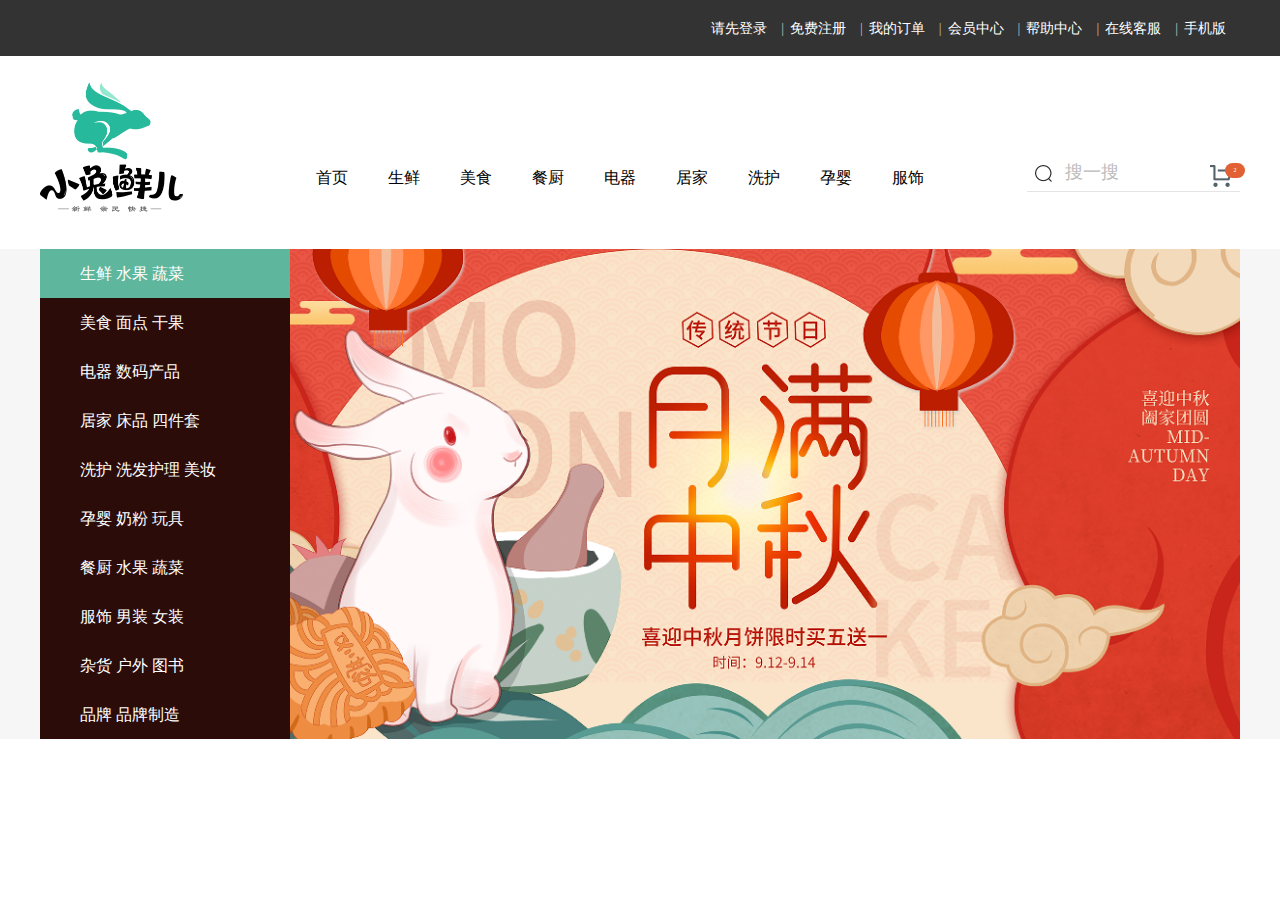
<file: index.html>
<!DOCTYPE html>
<html lang="en">
  <head>
    <meta charset="UTF-8" />
    <meta http-equiv="X-UA-Compatible" content="IE=edge" />
    <meta name="viewport" content="width=device-width, initial-scale=1.0" />
    <title>Document</title>
    <link rel="stylesheet" href="./css/index.css" />
  </head>
  <body>
    <div>
      <!-- 顶部导航开始 -->
      <div class="topbar">
        <ul class="w">
          <li><a class="haha" href="#">手机版</a></li>
          <li><a href="#">在线客服</a></li>
          <li><a href="#">帮助中心</a></li>
          <li><a href="#">会员中心</a></li>
          <li><a href="#">我的订单</a></li>
          <li><a href="#">免费注册</a></li>
          <li><a href="#">请先登录</a></li>
        </ul>
      </div>
      <!-- 顶部导航结束 -->
      <!-- 头部开始 -->
      <div class="head w">
        <img src="./img/logo.png" alt="" />
        <ul>
          <li><a href="#">首页</a></li>
          <li><a href="#">生鲜</a></li>
          <li><a href="#">美食</a></li>
          <li><a href="#">餐厨</a></li>
          <li><a href="#">电器</a></li>
          <li><a href="#">居家</a></li>
          <li><a href="#">洗护</a></li>
          <li><a href="#">孕婴</a></li>
          <li><a href="#">服饰</a></li>
        </ul>
        <div class="search">
          <input type="text" value="搜一搜" />
          <i>2</i>
        </div>
      </div>
      <!-- 头部结束 -->
      <!-- banner开始 -->
      <div id="banner">
        <div class="banner w">
          <img src="./img//banner_1.png" alt="" />
          <ul>
            <li><a class="active" href="#">生鲜&nbsp;水果&nbsp;蔬菜</a></li>
            <li><a href="#">美食&nbsp;面点&nbsp;干果</a></li>
            <li><a href="#">电器&nbsp;数码产品</a></li>
            <li><a href="#">居家&nbsp;床品&nbsp;四件套</a></li>
            <li><a href="#">洗护&nbsp;洗发护理&nbsp;美妆</a></li>
            <li><a href="#">孕婴&nbsp;奶粉&nbsp;玩具</a></li>
            <li><a href="#">餐厨&nbsp;水果&nbsp;蔬菜</a></li>
            <li><a href="#">服饰&nbsp;男装&nbsp;女装</a></li>
            <li><a href="#">杂货&nbsp;户外&nbsp;图书</a></li>
            <li><a href="#">品牌&nbsp;品牌制造</a></li>
          </ul>
        </div>
      </div>
      <!-- banner结束 -->
    </div>
  </body>
</html>
</file>
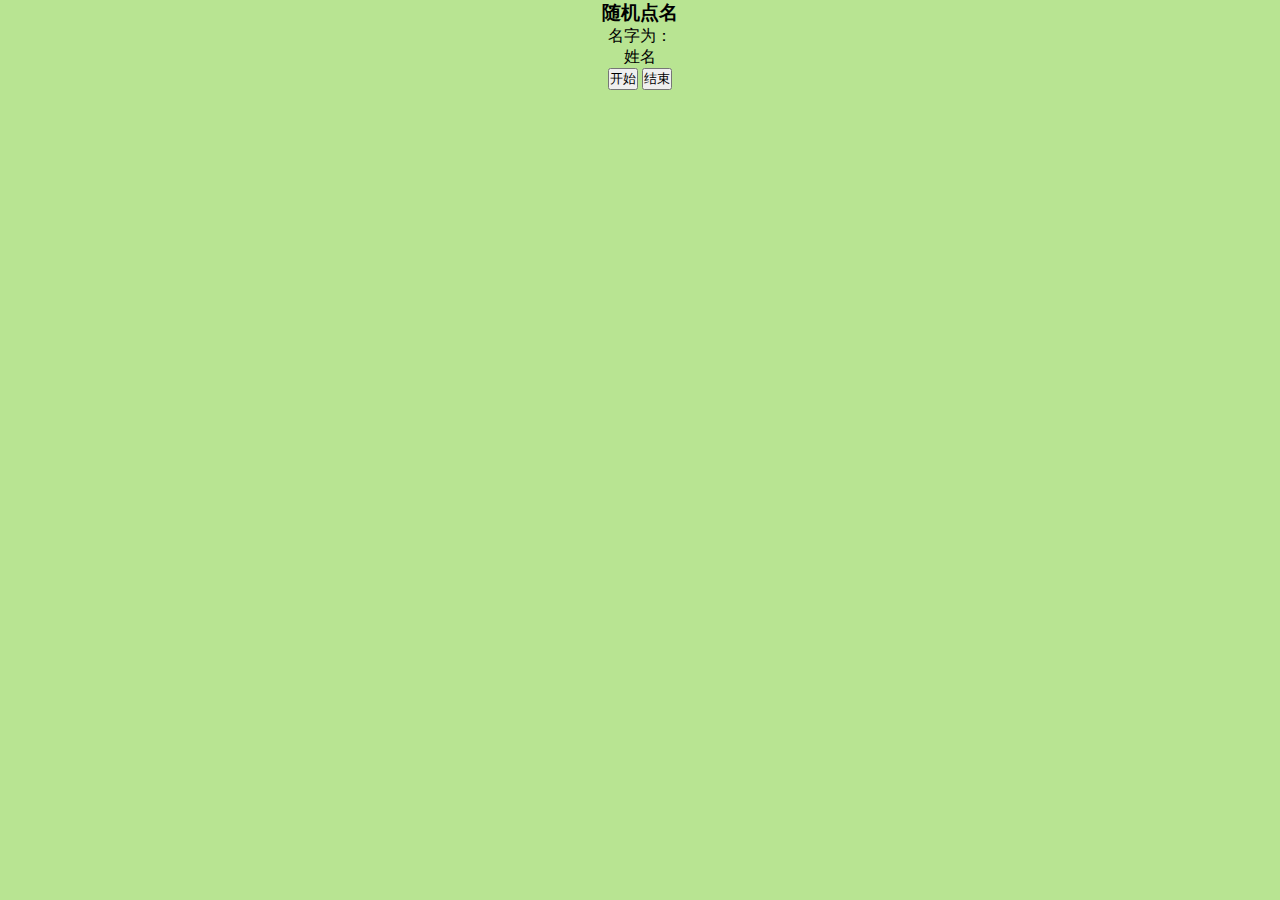
<file: 01_随机点名.html>
<!DOCTYPE html>
<html lang="en">
  <head>
    <meta charset="UTF-8" />
    <meta http-equiv="X-UA-Compatible" content="IE=edge" />
    <meta name="viewport" content="width=device-width, initial-scale=1.0" />
    <title>Document</title>
  </head>
  <style>
    * {
      margin: 0;
      padding: 0;
    }
    body {
      background-color: rgb(184, 228, 146);
      text-align: center;
    }
  </style>
  <body>
    <div class="box">
      <h3>随机点名</h3>
      <span>名字为：</span>
      <div class="qs">姓名</div>
    </div>
    <div class="btns">
      <button class="start">开始</button>
      <button class="end">结束</button>
    </div>
    <script>
      let arr = [1, 3, 4, 5, 6, 7];
      function getRandom(min, max) {
        return Math.floor(Math.random() * (max - min + 1)) + min;
      }
      let star = document.querySelector(".start");
      let end = document.querySelector(".end");
      let qs = document.querySelector(".qs");
      let timer = 0;
      let random = 0;
      star.addEventListener("click", function () {
        timer = setInterval(function () {
          random = getRandom(0, arr.length - 1);
          qs.innerHTML = arr[random];
        }, 25);
        if (arr.length === 1) {
          //   star.disabled = end.disabled = true;
        }
      });

      end.addEventListener("click", function () {
        clearInterval(timer);
      });
    </script>
  </body>
</html>
</file>
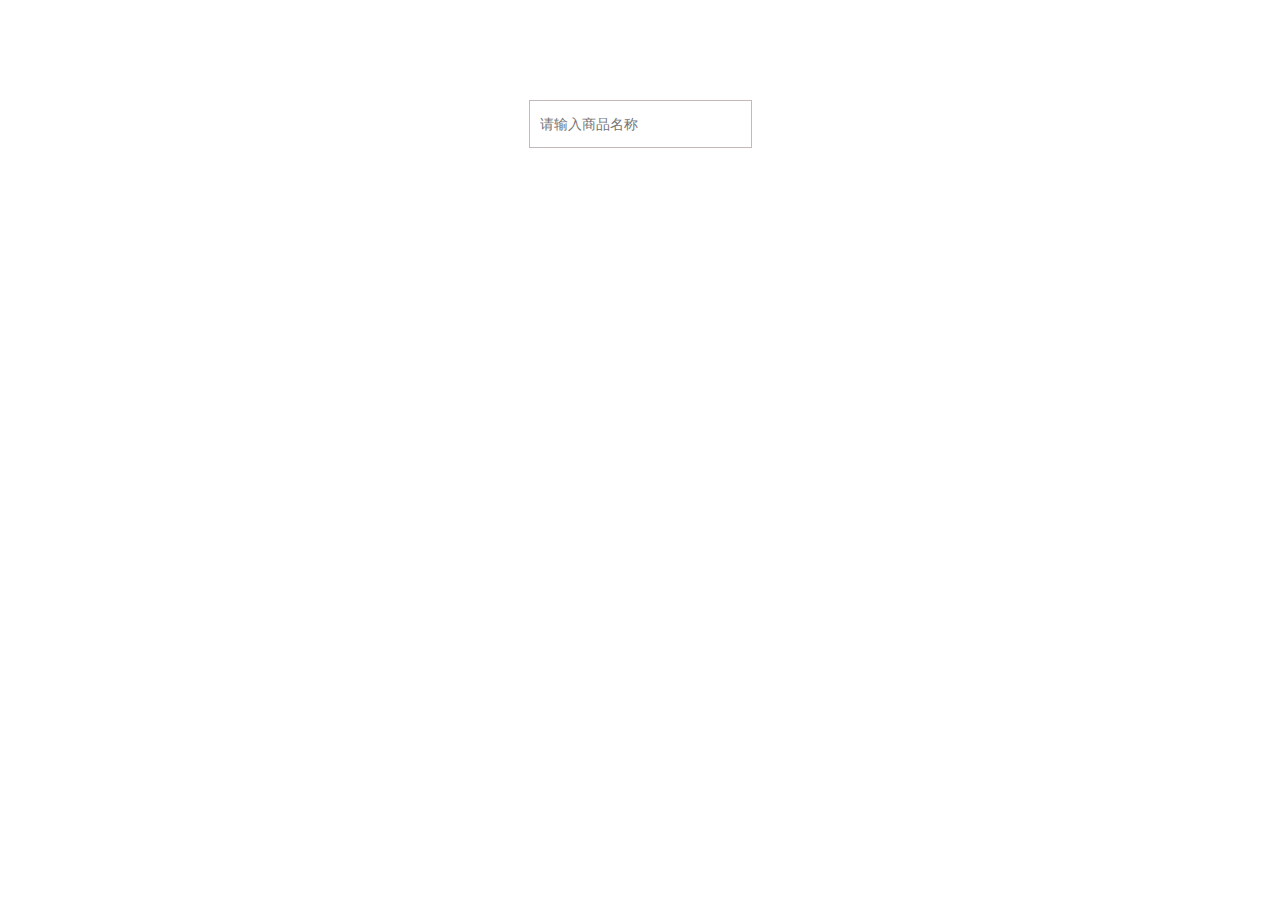
<file: 02_小米菜单栏.html>
<!DOCTYPE html>
<html lang="en">
  <head>
    <meta charset="UTF-8" />
    <meta http-equiv="X-UA-Compatible" content="IE=edge" />
    <meta name="viewport" content="width=device-width, initial-scale=1.0" />
    <title>Document</title>
  </head>
  <style>
    * {
      margin: 0;
      padding: 0;
      box-sizing: border-box;
    }
    ul {
      list-style: none;
    }
    .nav {
      position: relative;
      width: 223px;
      margin: 100px auto;
    }
    .nav input {
      width: 223px;
      height: 48px;
      padding: 0 10px;
      font-size: 14px;
      line-height: 48px;
      border: 1px solid rgb(197, 184, 184);
      outline: none;
      transition: all 5s;
    }
    body {
      text-align: center;
    }
    .ullist {
      display: none;
      position: absolute;
      left: 0;
      top: 48px;
      width: 223px;
      border: 1px solid #e7dfdb;
      border-top: 0;
      background-color: rgb(250, 244, 244);
      text-align: left;
      padding: 6px 15px;
    }
    .ullist li a {
      text-decoration: none;
      color: rgb(169, 156, 156);
    }
  </style>
  <body>
    <div class="nav">
      <input type="search" placeholder="请输入商品名称" />
      <ul class="ullist">
        <li><a href="#">全部商品</a></li>
        <li><a href="#">小米11</a></li>
        <li><a href="#">小米10S</a></li>
        <li><a href="#">小米笔记本</a></li>
        <li><a href="#">小米手机</a></li>
        <li><a href="#">黑鲨4</a></li>
        <li><a href="#">空调</a></li>
      </ul>
    </div>
    <script>
      let search = document.querySelector("input");
      let ullist = document.querySelector(".ullist");
      search.addEventListener("focus", function () {
        ullist.style.display = "block";
        this.classList.add("search");
      });
      search.addEventListener("blur", function () {
        ullist.style.display = "none";
      });
    </script>
  </body>
</html>
</file>
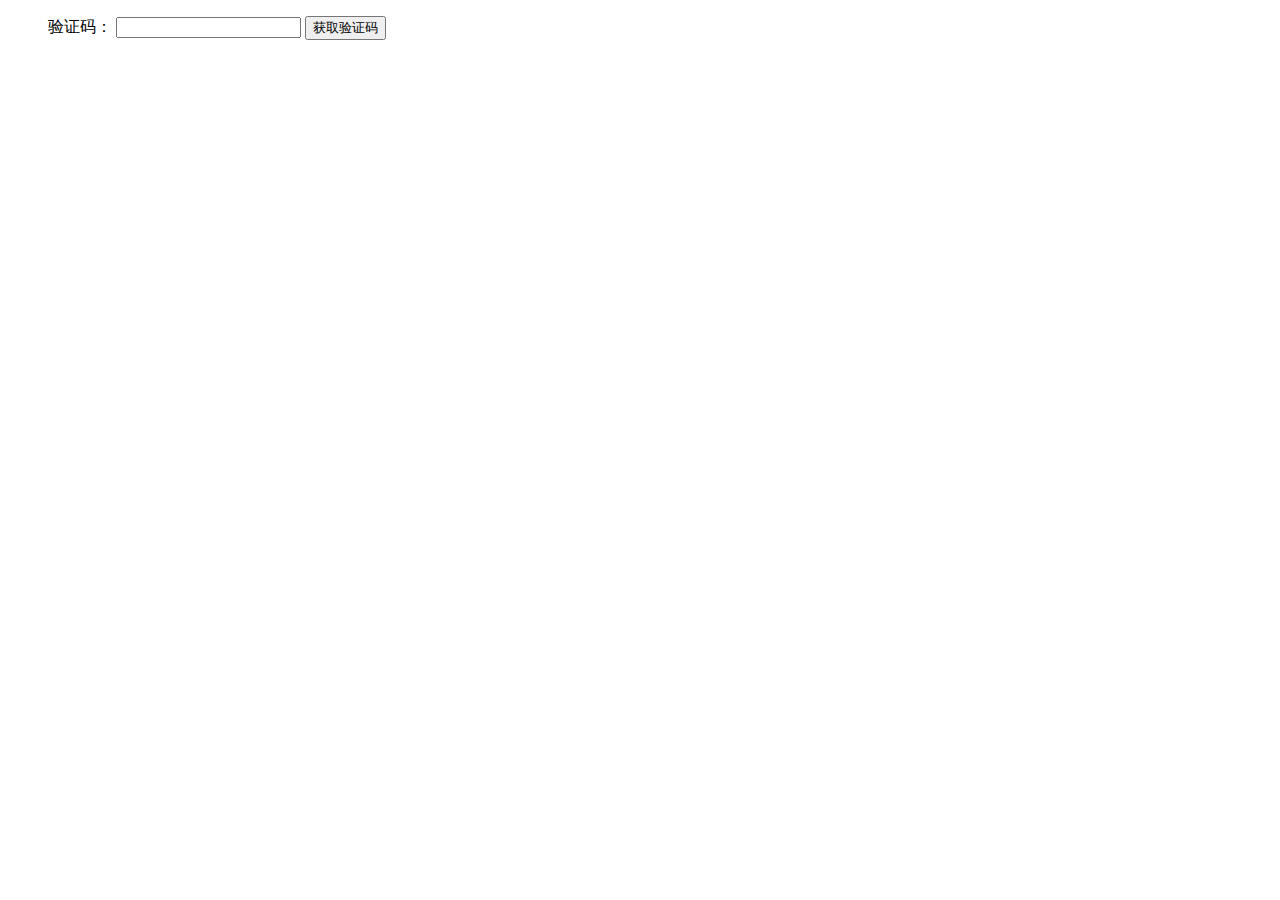
<file: 03_验证码倒计时.html>
<!DOCTYPE html>
<html lang="en">
  <head>
    <meta charset="UTF-8" />
    <meta http-equiv="X-UA-Compatible" content="IE=edge" />
    <meta name="viewport" content="width=device-width, initial-scale=1.0" />
    <title>Document</title>
  </head>
  <style>
    ul {
      list-style: none;
    }
  </style>
  <body>
    <ul>
      <li>
        验证码：
        <input type="text" name="" id="" />
        <button id="btn">获取验证码</button>
      </li>
    </ul>
    <script>
      let btn = document.getElementById("btn");
      btn.addEventListener("click", function () {
        this.disabled = true;
        let i = 6;
        btn.innerHTML = `${i}秒之后重新获得`;
        let timer = setInterval(function () {
          i--;
          btn.innerHTML = `${i}秒之后重新获得`;
          if (i < 0) {
            btn.innerHTML = "获取验证码";
            btn.disabled = false;
          }
        }, 1000);
      });
    </script>
  </body>
</html>
</file>
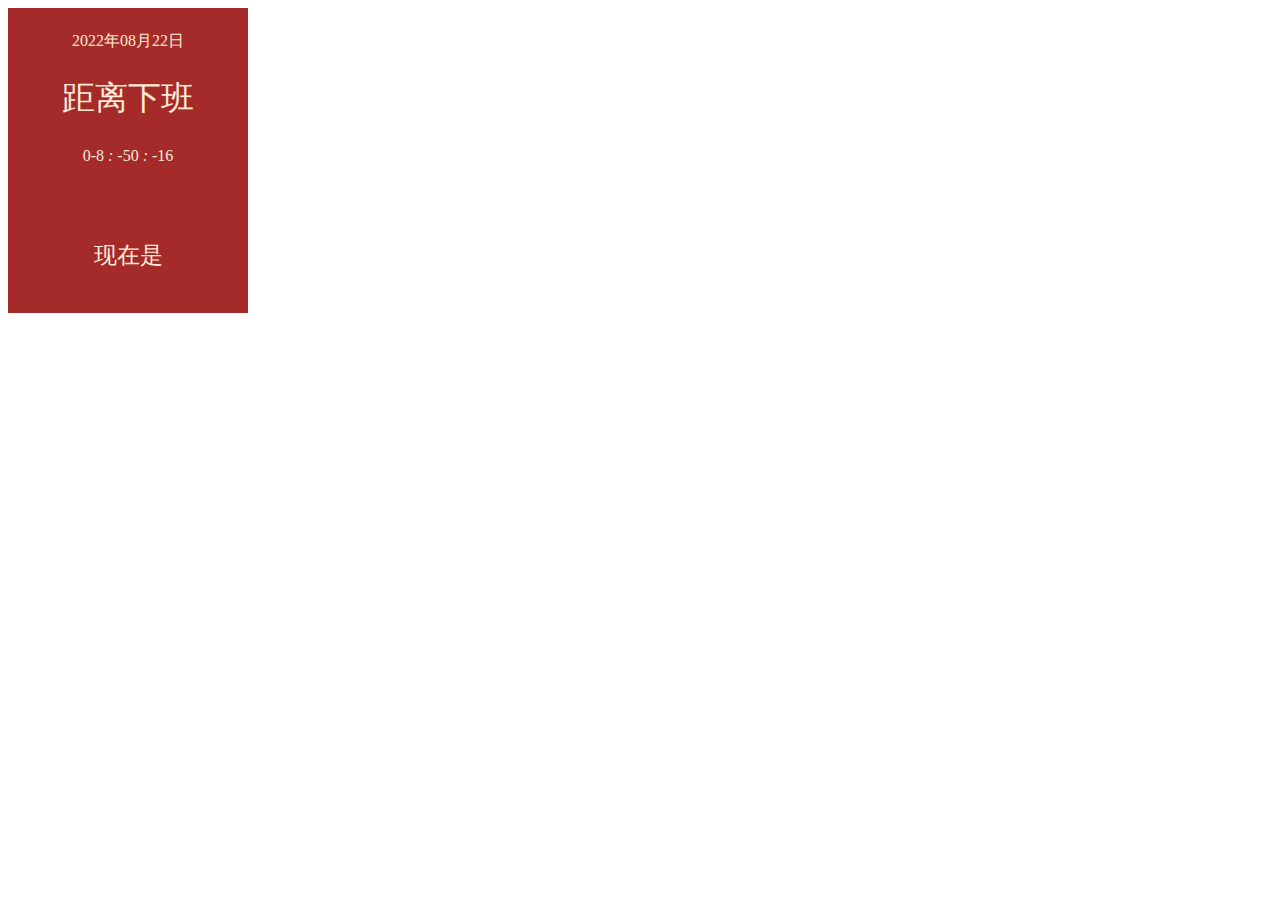
<file: 04_下班倒计时.html>
<!DOCTYPE html>
<html lang="en">
  <head>
    <meta charset="UTF-8" />
    <meta http-equiv="X-UA-Compatible" content="IE=edge" />
    <meta name="viewport" content="width=device-width, initial-scale=1.0" />
    <title>Document</title>
    <style>
      .countdowm {
        width: 240px;
        height: 305px;
        text-align: center;
        line-height: 1;
        color: antiquewhite;
        background-color: brown;
        overflow: hidden;
      }
      .countdowm .next {
        font-size: 16px;
        margin: 25px 0 14px;
      }
      .countdowm .title {
        font-size: 33px;
      }
      .countdowm .tips {
        margin-top: 80px;
        font-size: 23px;
      }
    </style>
  </head>
  <body>
    <div class="countdowm">
      <p class="next">2022年08月22日</p>
      <p class="title">距离下班</p>
      <span id="hour">00</span>
      <i>:</i>
      <span id="minutes">25</span>
      <i>:</i>
      <span id="scond">00</span>
      <p class="tips">现在是</p>
    </div>
    <script>
      let hour = document.querySelector("#hour");
      let minutes = document.querySelector("#minutes");
      let scond = document.querySelector("#scond");
      time();
      setInterval(time, 1000);
      function time() {
        let now = +new Date();
        let last = +new Date("2022-8-23 18:00:00");
        let count = (last - now) / 1000;
        let h = parseInt((count / 60 / 60) % 24);
        h = h < 10 ? "0" + h : h;
        let m = parseInt((count / 60) % 60);
        let s = parseInt(count % 60);
        hour.innerHTML = h;
        minutes.innerHTML = m;
        m = m < 10 ? "0" + m : m;
        scond.innerHTML = s;
        s = s < 10 ? "0" + s : s;
      }
    </script>
  </body>
</html>
</file>
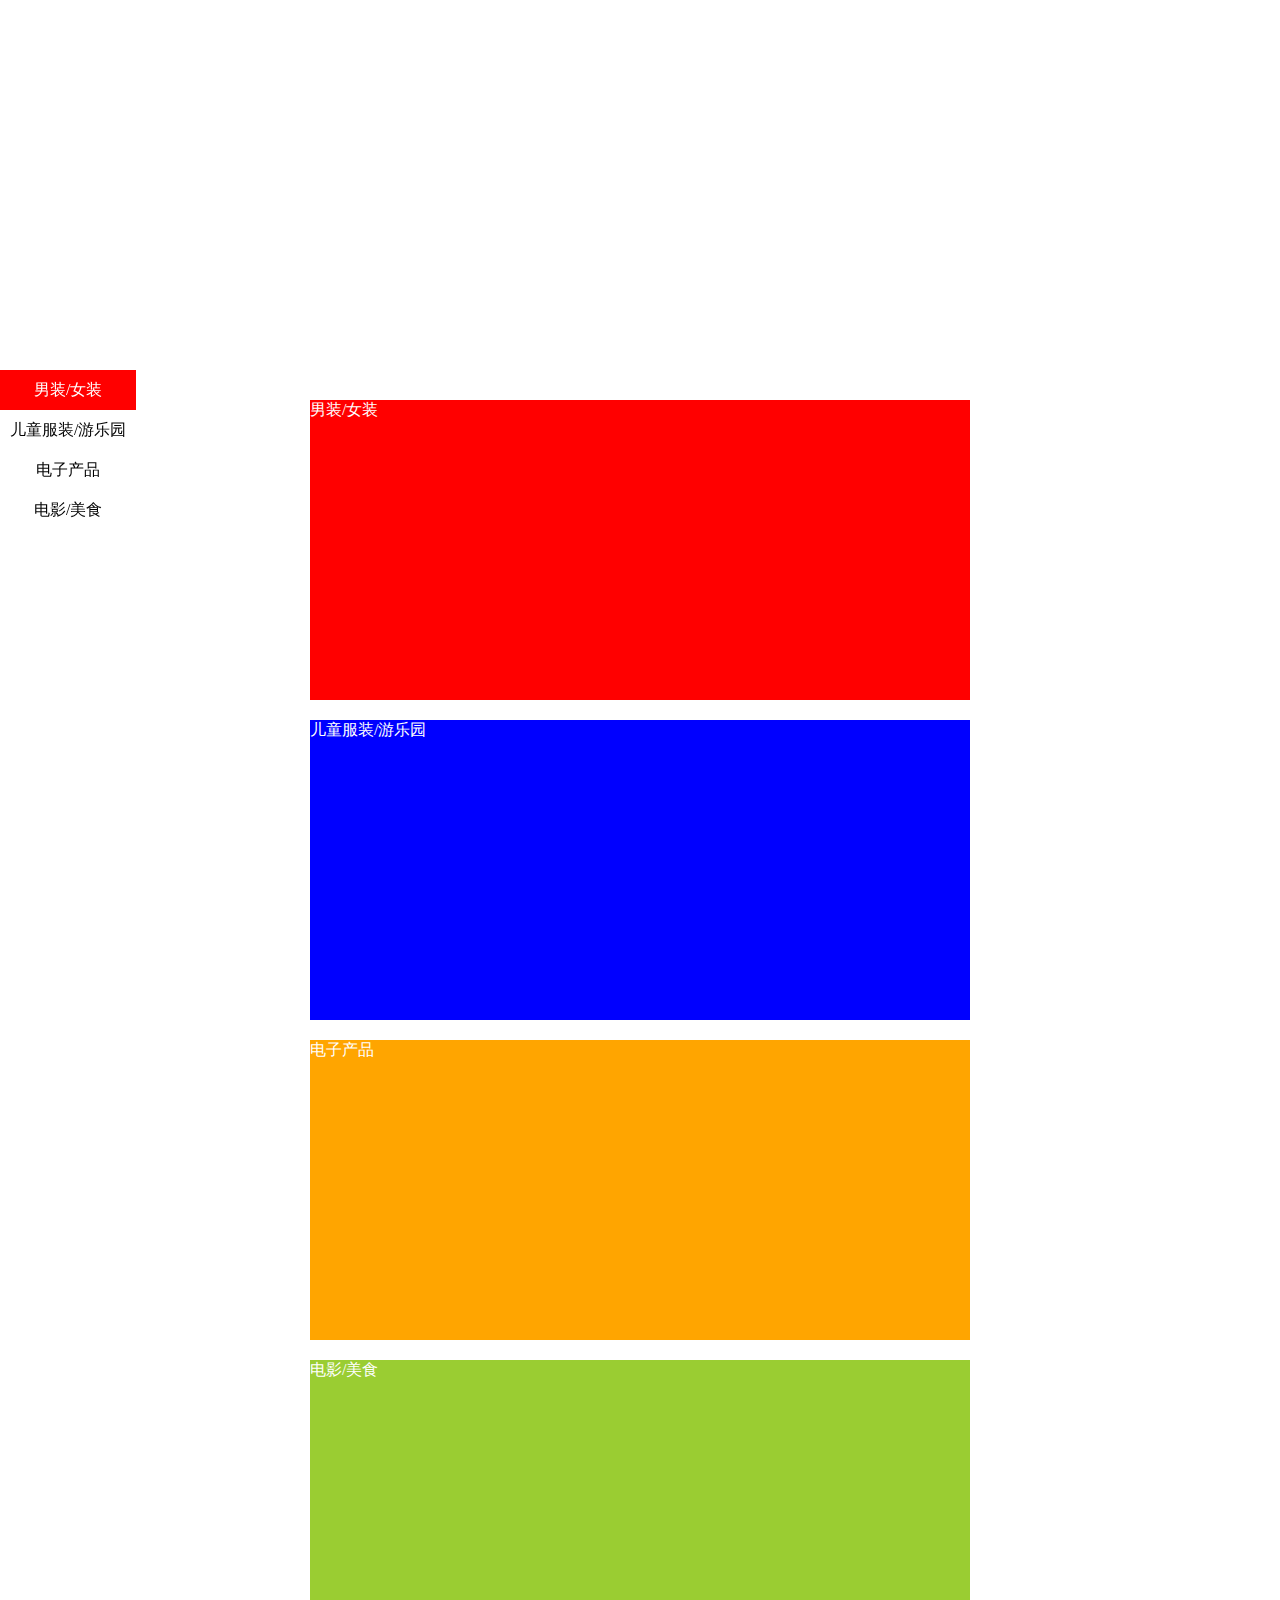
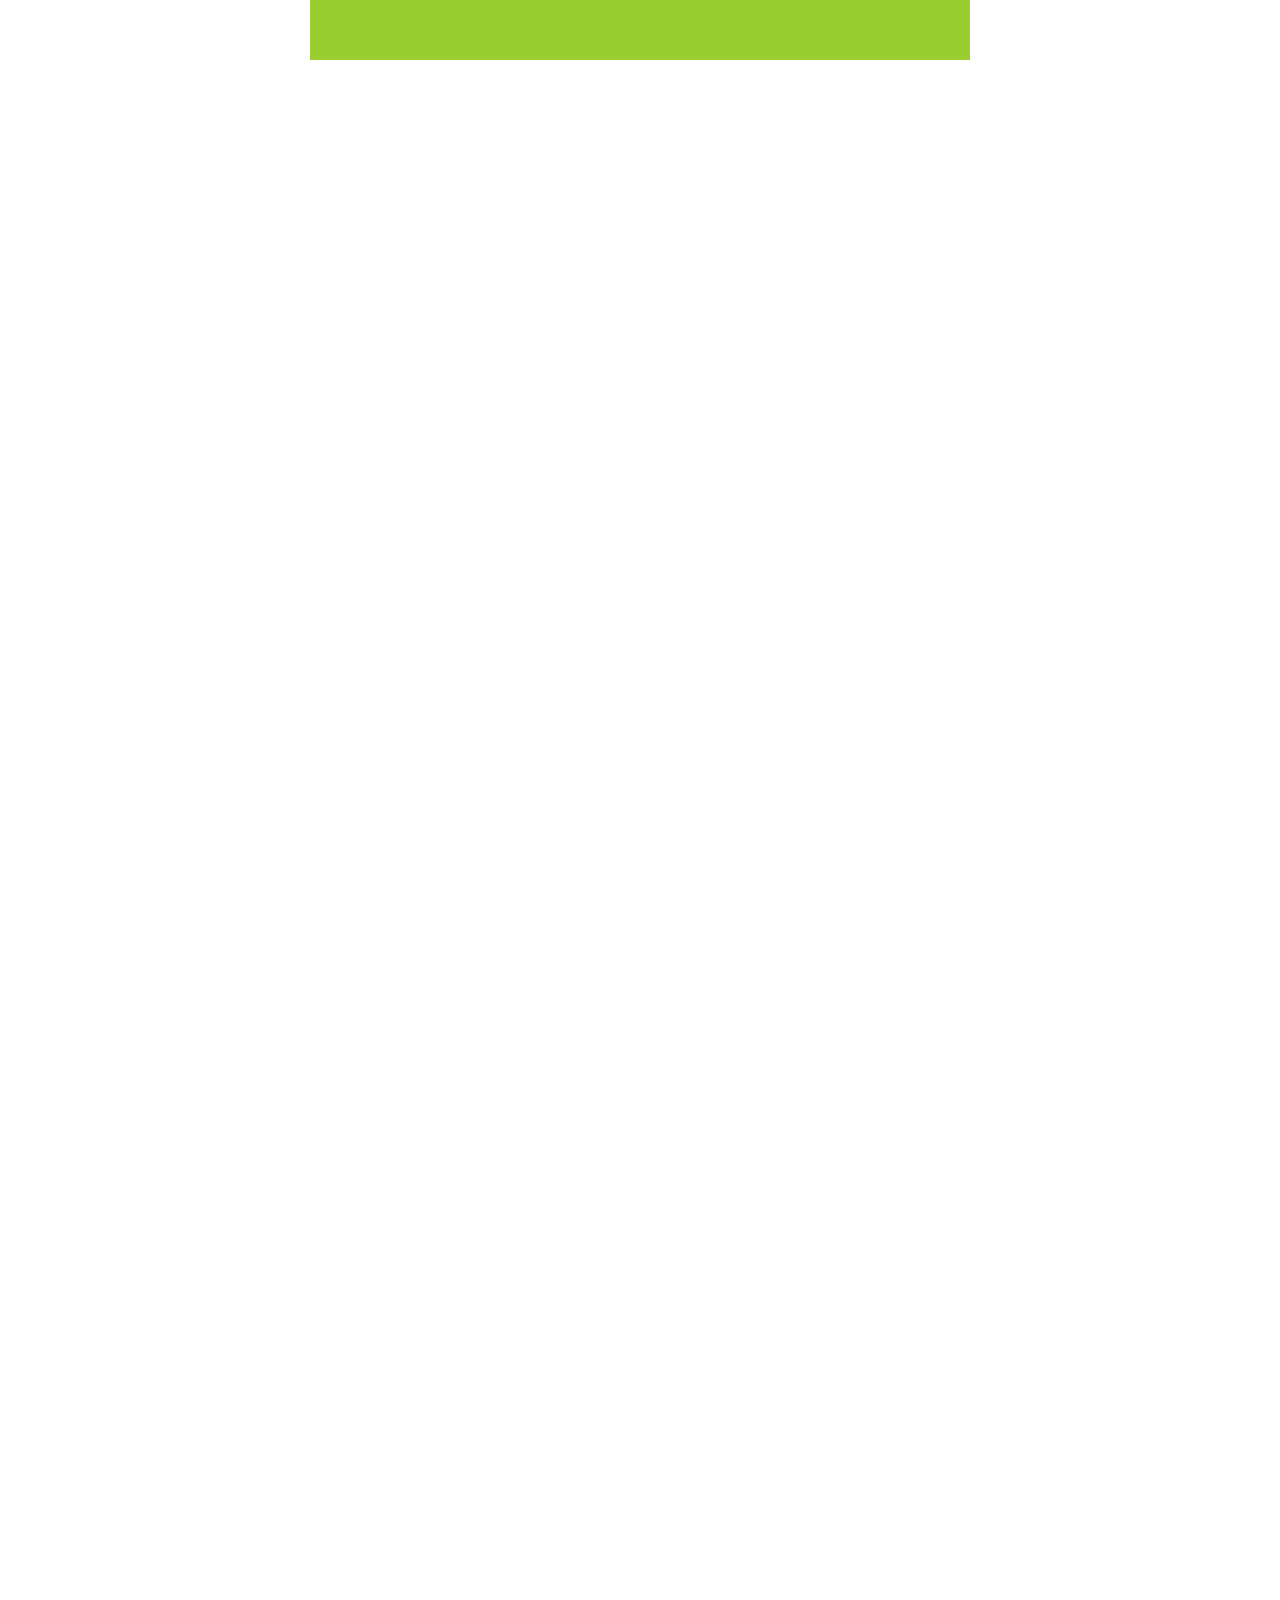
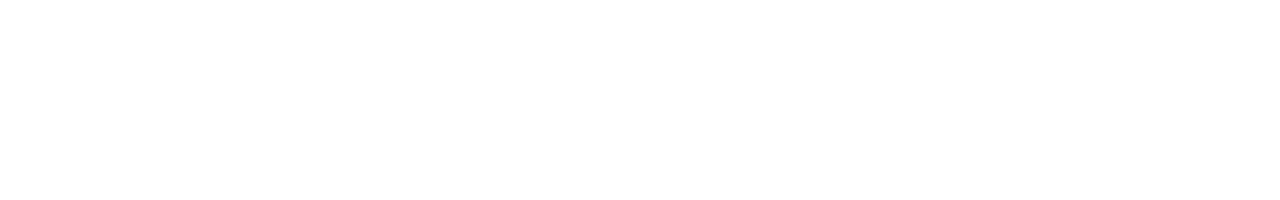
<file: 05_电梯滚动.html>
<!DOCTYPE html>
<html lang="en">
  <head>
    <meta charset="UTF-8" />
    <meta name="viewport" content="width=device-width, initial-scale=1.0" />
    <meta http-equiv="X-UA-Compatible" content="ie=edge" />
    <title>Document</title>
    <style>
      * {
        margin: 0;
        padding: 0;
      }

      body {
        height: 3000px;
      }

      .aside {
        position: fixed;
        left: 0;
        top: 50%;
        transform: translateY(-50%);
      }

      .item {
        height: 40px;
        line-height: 40px;
        text-align: center;
        padding: 0 10px;
        cursor: pointer;
      }

      .active {
        background-color: red;
        color: #fff;
      }

      .content {
        width: 660px;
        margin: 400px auto;
      }

      .neirong {
        height: 300px;
        margin-bottom: 20px;
        color: #fff;
      }

      .content1 {
        background-color: red;
      }

      .content2 {
        background-color: blue;
      }

      .content3 {
        background-color: orange;
      }

      .content4 {
        background-color: yellowgreen;
      }
    </style>
  </head>

  <body>
    <div class="aside">
      <div class="item active">男装/女装</div>
      <div class="item">儿童服装/游乐园</div>
      <div class="item">电子产品</div>
      <div class="item">电影/美食</div>
    </div>

    <div class="content">
      <div class="neirong content1">男装/女装</div>
      <div class="neirong content2">儿童服装/游乐园</div>
      <div class="neirong content3">电子产品</div>
      <div class="neirong content4">电影/美食</div>
    </div>

    <script>
      // 1. 获元取素
      let items = document.querySelectorAll(".item");
      // 内容的盒子获取
      let neirongs = document.querySelectorAll(".neirong");
      // 2. 左侧aside 模块 点击谁，谁高亮
      for (let i = 0; i < items.length; i++) {
        items[i].addEventListener("click", function () {
          // 找到上一个active 移除类
          document.querySelector(".aside .active").classList.remove("active");
          // 点击谁谁添加类
          this.classList.add("active");
          // 3. 右侧内容跟随走动  让页面滚动到对应的offsetTop值位置
          // console.log(neirongs[i].offsetTop) 不用给单位
          document.documentElement.scrollTop = neirongs[i].offsetTop;
        });
      }
    </script>
  </body>
</html>
</file>
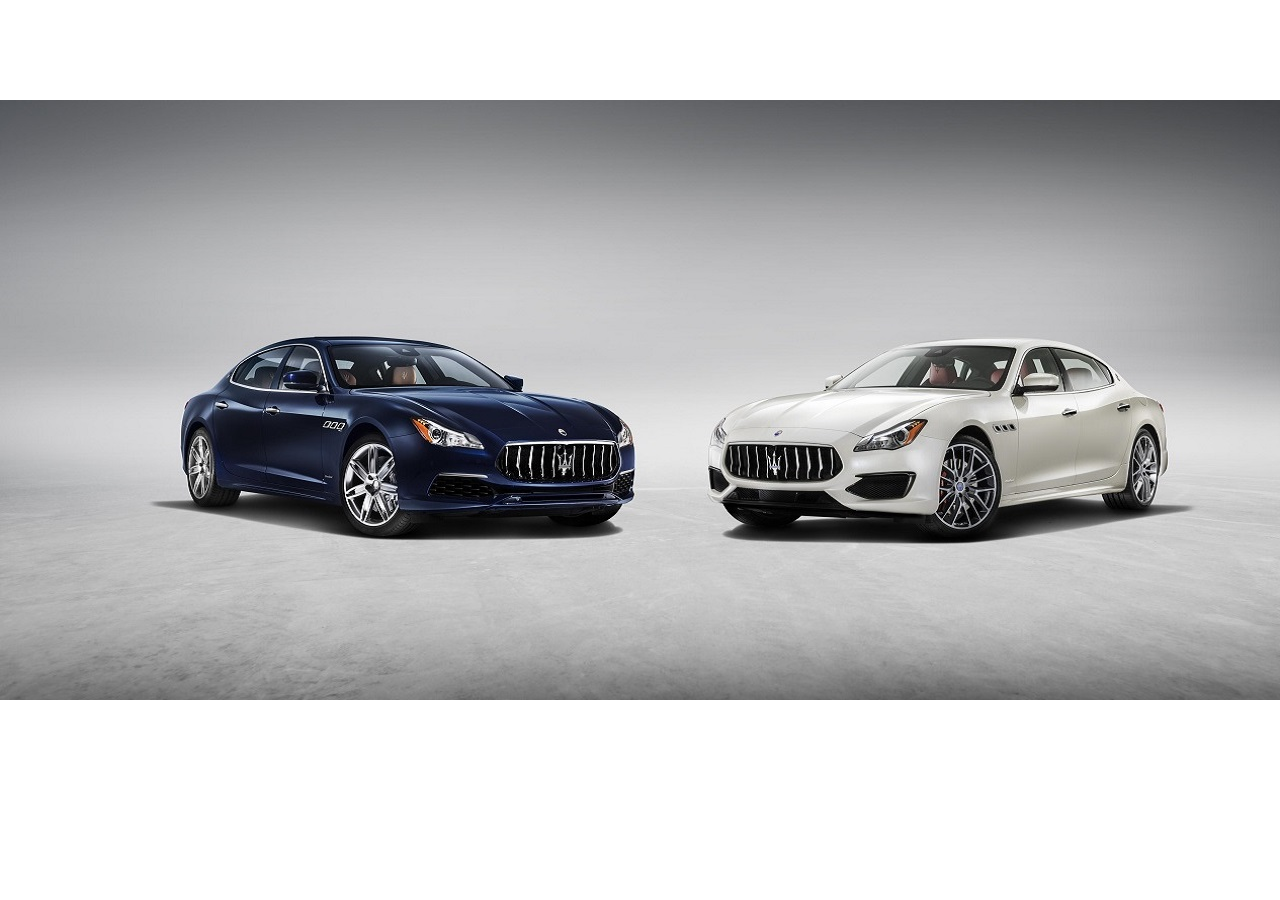
<file: 06_双开门.html>
<!DOCTYPE html>
<html lang="en">
  <head>
    <meta charset="UTF-8" />
    <meta http-equiv="X-UA-Compatible" content="IE=edge" />
    <meta name="viewport" content="width=device-width, initial-scale=1.0" />
    <title>Document</title>
  </head>
  <style>
    * {
      padding: 0;
      margin: 0;
    }
    .box {
      width: 1366px;
      height: 600px;
      background-image: url("./img/bg.jpg");
      overflow: hidden;
      margin: 100px auto;
    }

    .box::before,
    .box::after {
      content: "";
      float: left;
      width: 50%;
      height: 600px;
      background-image: url("./img/fm.jpg");
      transition: all 3s;
    }
    .box::after {
      background-position: right 0;
    }
    .box:hover::before {
      transform: translate(-100%);
    }
    .box:hover::after {
      transform: translate(100%);
    }
  </style>
  <body>
    <div class="box"></div>
  </body>
</html>
</file>
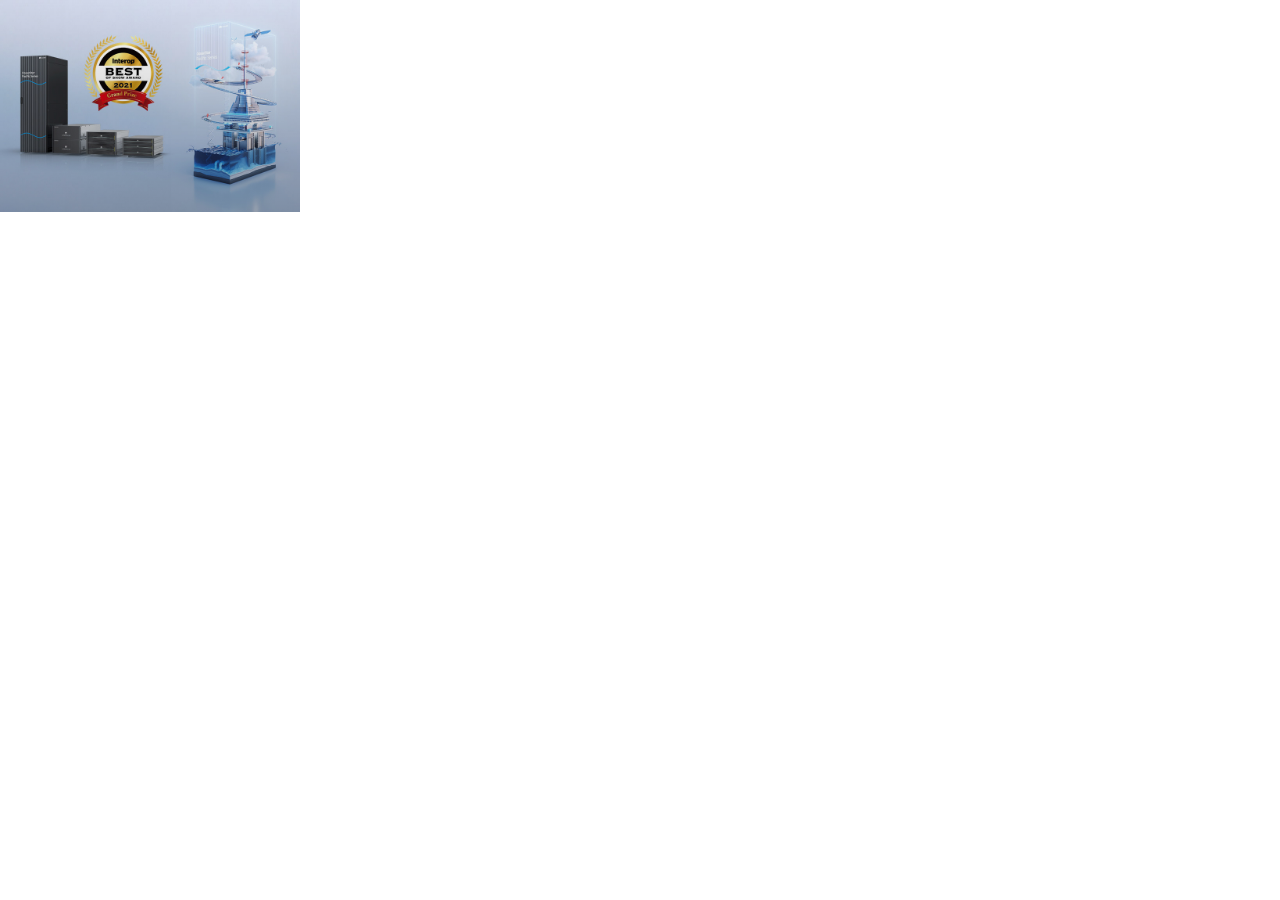
<file: 07_产品展示.html>
<!DOCTYPE html>
<html lang="en">
  <head>
    <meta charset="UTF-8" />
    <meta http-equiv="X-UA-Compatible" content="IE=edge" />
    <meta name="viewport" content="width=device-width, initial-scale=1.0" />
    <title>Document</title>
  </head>
  <style>
    * {
      padding: 0;
      margin: 0;
    }
    .box {
      position: relative;
      width: 300px;
    }
    .box img {
      width: 300px;
    }
    .box .mask {
      position: absolute;
      left: 0;
      top: 0;
      height: 212px;
      width: 300px;
      opacity: 0;
      background-image: linear-gradient(transparent, rgba(0, 0, 0, 0.3));
      transition: all 0.5s;
    }
    .box:hover .mask {
      opacity: 1;
    }
  </style>
  <body>
    <div class="box">
      <img src="./img/product.jpeg" alt="" />
      <!-- 渐变背景 mask -->
      <div class="mask"></div>
    </div>
  </body>
</html>
</file>
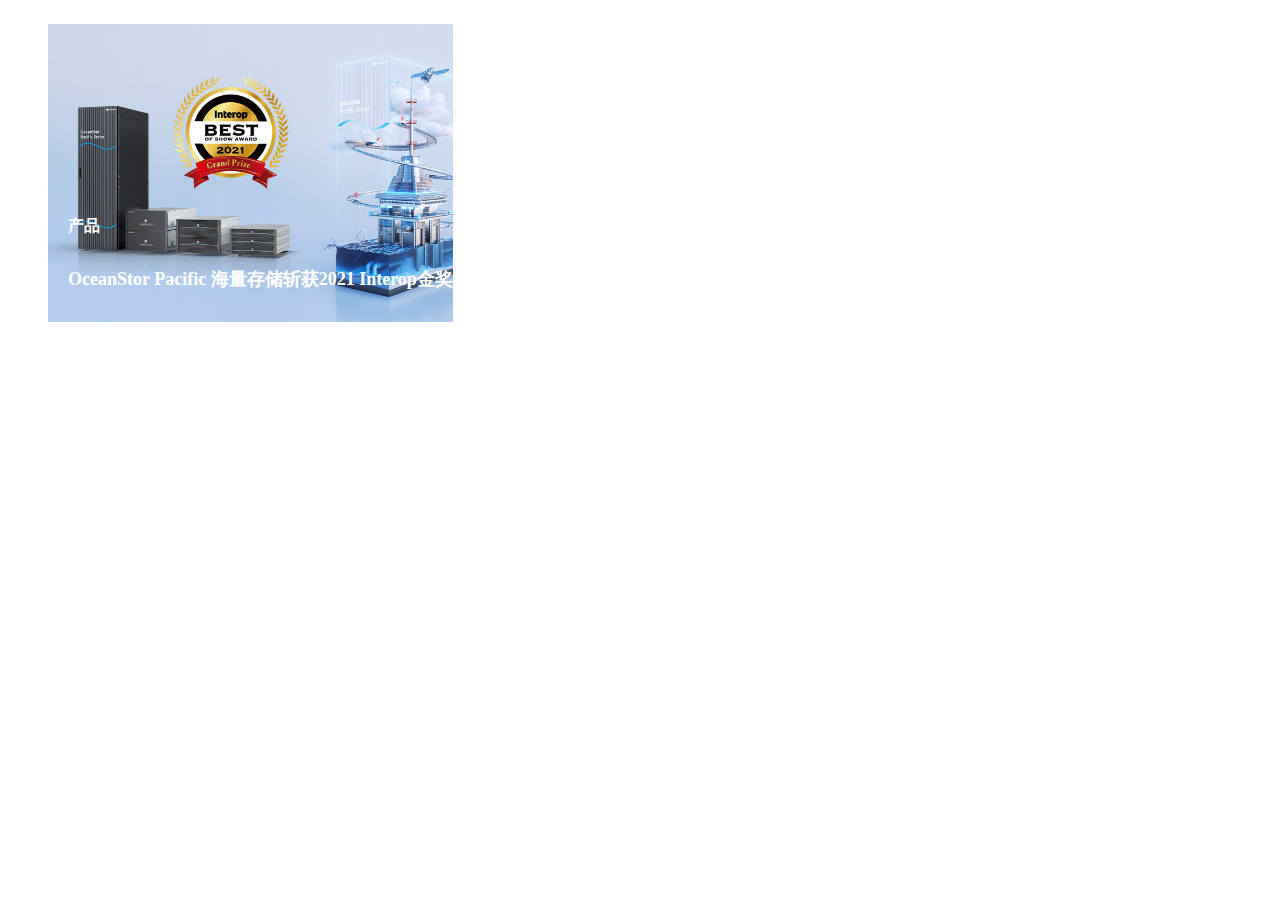
<file: 08_综合案例.html>
<!DOCTYPE html>
<html lang="en">
  <head>
    <meta charset="UTF-8" />
    <meta http-equiv="X-UA-Compatible" content="IE=edge" />
    <meta name="viewport" content="width=device-width, initial-scale=1.0" />
    <title>Document</title>
  </head>
  <style>
    .box {
      width: 445px;
      height: 314px;
      margin: 100 auto;
      position: relative;
      overflow: hidden;
    }
    .pic img {
      width: 100%;
      height: 100%;
    }
    ul {
      list-style: none;
    }
    .txt {
      position: absolute;
      bottom: -20px;
      padding-left: 20px;
      color: white;
      transition: all 4s;
    }
    h5 {
      font-size: 18px;
    }
    .box li:hover .pic img {
      transform: scale(1.2);
    }
    .box:hover .txt {
      bottom: 14px;
    }
    .box li .pic img {
      transition: all 4s;
    }
    .box .mask {
      position: absolute;
      left: 0;
      top: 0;
      width: 445px;
      height: 314px;
      background-image: linear-gradient(transparent, rgba(0, 0, 0, 0.6));
      opacity: 0;
      transition: all 4s;
    }
    .box li {
      position: relative;
      /* float: left; */
      width: 445px;
      height: 314px;
      margin-right: 30px;
      overflow: hidden;
    }

    /* 2.2 渐变背景显示 */
    .box li:hover .mask {
      opacity: 1;
    }
  </style>
  <body>
    <div class="box">
      <ul>
        <li>
          <a href="#">
            <div class="pic">
              <img src="./img/product.jpeg" alt="" />
            </div>
            <div class="txt">
              <h4>产品</h4>
              <h5>OceanStor Pacific 海量存储斩获2021 Interop金奖</h5>
              <p>
                <span>了解更多</span>
                <i></i>
              </p>
            </div>

            <!-- 添加渐变背景 -->
            <div class="mask"></div>
          </a>
        </li>
      </ul>
    </div>
  </body>
</html>
</file>
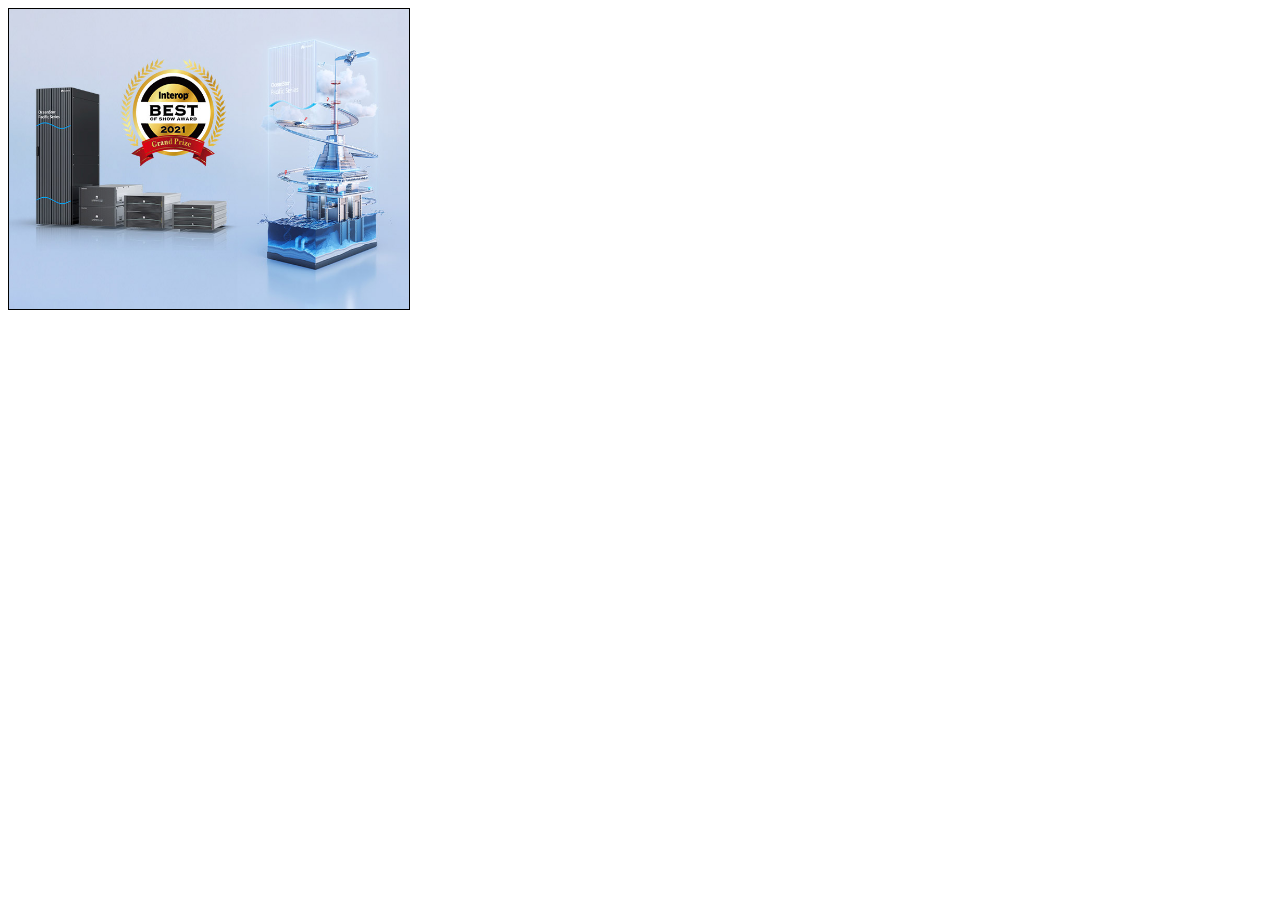
<file: 09_练习.html>
<!DOCTYPE html>
<html lang="en">
  <head>
    <meta charset="UTF-8" />
    <meta http-equiv="X-UA-Compatible" content="IE=edge" />
    <meta name="viewport" content="width=device-width, initial-scale=1.0" />
    <title>Document</title>
  </head>
  <style>
    .box {
      width: 400px;
      height: 300px;
      border: 1px solid black;

      overflow: hidden;
      position: relative;
    }
    img {
      width: 400px;
      height: 300px;
      transition: all 2s;
    }
    .box:hover img {
      transform: scale(1.1);
    }
    h3 {
      position: absolute;
      bottom: -400px;
      transition: all 1s;
    }
    .box:hover h3 {
      bottom: 10px;
    }
  </style>
  <body>
    <div class="box">
      <img src="./img/product.jpeg" alt="" />
      <h3>了解更多</h3>
    </div>
  </body>
</html>
</file>
<file: css/index.css>
*{
    padding: 0;
    margin: 0;
}
.w{
    width: 1200px;
    margin: 0 auto;
}
li{
    list-style: none;
}
.topbar{
    height: 56px;
    background-color: #333333;
    color: white;
}
.topbar ul{
    height: 56px;

}
.topbar ul>li{
  float: right;
  height: 20px;
  /* width: 80px; */
  line-height: 56px;
 
}
.topbar ul>li>a{
    display:inline-block;
    margin-left: 6px;
    text-decoration: none;
    font-size: 14px;
    color: white;
    transition: all 0.3s;
   
}
.topbar ul>li>a::after{
    content: '|';
    margin-left: 14px;
    color: rgb(192, 188, 188);
}
.topbar ul>li>a:hover{
    color: #5eb69d;
}
.haha::after{
    content: '' !important;
}
/* 头部样式 */
.head{
    position: relative;
    height: 136px;
    margin-top: 27px;
}
.head img{
    float: left;
    width: 143px;
    height: 129px;
}
.head ul{
    position: absolute;
    left: 256px;
    top: 85px;
    width: 800px;
    height:26px ;
}
.head ul li{
    float: left;
    width: 32px;
    height: 16px;
    margin: 0 20px;

}
.head ul>li>a{
    text-decoration: none;
    font-size: 16px;
    color: black;
}
.head >ul>li>a:hover{
    color: #5eb69d;
    border-bottom: 2px solid #5eb69d;
    border-width: 3px;
}
.head .search{
    float: right;
    width:213px;
    border-bottom: 1px solid rgba(0, 0, 0, .1);
}
.head .search input{
    display: block;
    width: 175px;
    height: 38px;
    margin-top:70px;
    margin-left: 38px;
    border: none;
    color: rgb(187, 187, 187);
    font-size: 18px;
}
.head .search::before{
    display: block;
    position: absolute;
    top: 70px;
    right: 177px;
    height: 38px;
    width: 38px;
    content: '';
    background:url('../img/sprites.png') no-repeat;
    background-size: 400px 400px;
    background-position: -70px -58px;
}
.head .search::after{
    display: block;
    position: absolute;
    top: 70px;
    right: 0;
    width: 38px;
    height: 38px;
    content: '';
    background: url('../img/sprites.png') no-repeat;
    background-size: 400px 400px;
    background-position: -112px -58px;
}
.search i{
    display: block;
    position: absolute;
    bottom: 41px;
    right: -5px;
    font-style: normal;
    z-index: 3;
    width: 20px;
    height: 15px;
    font-size: 6px;
    color: white;
    border-radius: 15px;
    text-align: center;
    line-height: 15px;
    background-color: #e16135;
}
.head .search input:focus{
    outline: none;
}
/* banner样式 */
#banner{
    position: relative;
    height: 490px;
    background-color: #f6f6f6;
    margin-top: 30px;
}
.banner img{
    width: 1200px;
    height: 490px;
}
.banner>ul{
    position: absolute;
    width: 250px;
    background: #2b0c09;
    top: 0;
    z-index: 2;
}
.banner ul>li>a{
    display: inline-block;
    width:210px;
    padding-left: 40px;
    height: 49px;
    line-height: 49px;
    text-decoration: none;
    color: white;

}
.banner ul>li>a.active{
    background-color: #5eb69d;
}
.banner ul>li>a:hover{
    background-color: #5eb69d;
}
</file>
